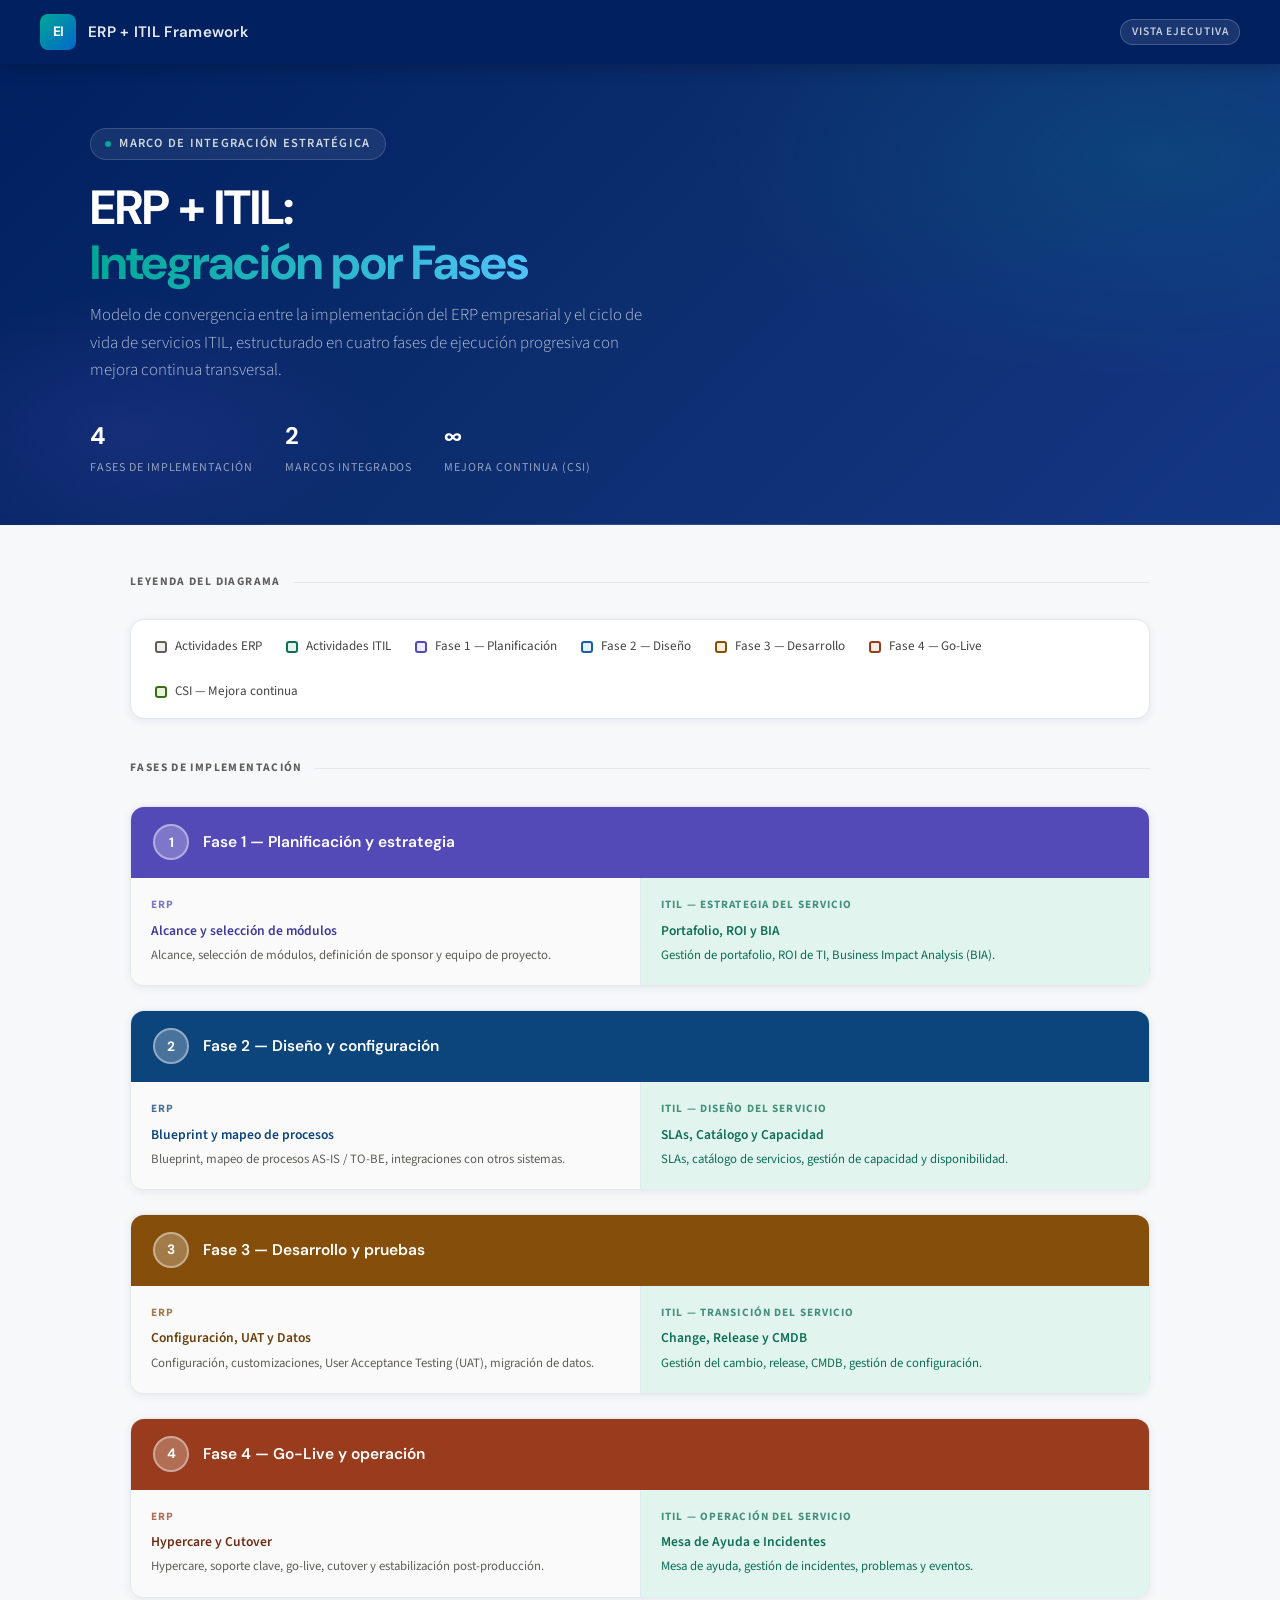
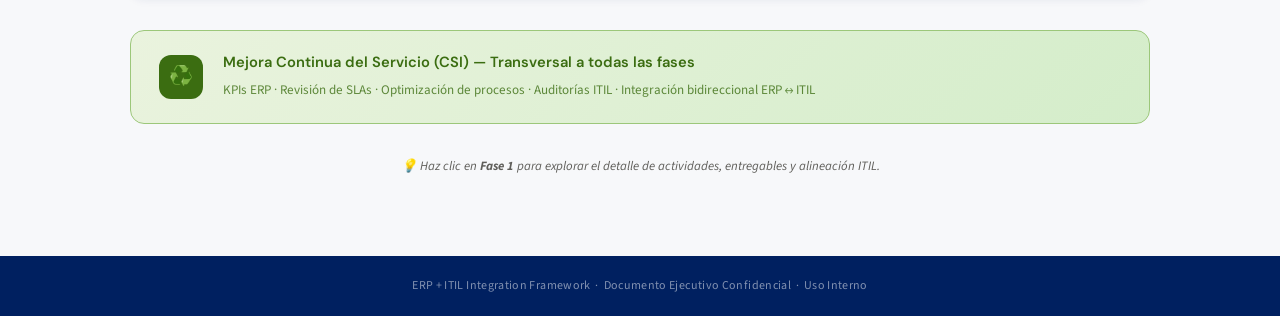
<file: index.html>
<!DOCTYPE html>
<html lang="es">
<head>
  <meta charset="UTF-8" />
  <meta name="viewport" content="width=device-width, initial-scale=1.0" />
  <title>ERP + ITIL — Integración por Fases</title>
  <link rel="stylesheet" href="styles.css" />
</head>
<body>

  <!-- ══════════════════════════════════
       TOP NAVIGATION BAR
  ══════════════════════════════════ -->
  <nav class="topbar" role="navigation" aria-label="Navegación principal">
    <a href="index.html" class="topbar-brand" aria-label="Inicio">
      <div class="topbar-logo">EI</div>
      <span class="topbar-name">ERP + ITIL Framework</span>
    </a>
    <span class="topbar-badge">Vista Ejecutiva</span>
  </nav>

  <!-- ══════════════════════════════════
       HERO HEADER
  ══════════════════════════════════ -->
  <header class="hero" role="banner">
    <div class="hero-inner">
      <div class="hero-eyebrow">
        <span class="hero-eyebrow-dot"></span>
        Marco de Integración Estratégica
      </div>
      <h1 class="hero-title">
        ERP + ITIL:<br>
        <span>Integración por Fases</span>
      </h1>
      <p class="hero-subtitle">
        Modelo de convergencia entre la implementación del ERP empresarial
        y el ciclo de vida de servicios ITIL, estructurado en cuatro fases
        de ejecución progresiva con mejora continua transversal.
      </p>
      <div class="hero-meta">
        <div class="hero-stat">
          <span class="hero-stat-value">4</span>
          <span class="hero-stat-label">Fases de implementación</span>
        </div>
        <div class="hero-stat">
          <span class="hero-stat-value">2</span>
          <span class="hero-stat-label">Marcos integrados</span>
        </div>
        <div class="hero-stat">
          <span class="hero-stat-value">∞</span>
          <span class="hero-stat-label">Mejora continua (CSI)</span>
        </div>
      </div>
    </div>
  </header>

  <!-- ══════════════════════════════════
       MAIN CONTENT
  ══════════════════════════════════ -->
  <main class="main-content" role="main">

    <!-- LEYENDA -->
    <div class="section-label">
      <span class="section-label-text">Leyenda del diagrama</span>
      <div class="section-label-line"></div>
    </div>

    <div class="legend-bar" role="list" aria-label="Leyenda de colores">
      <div class="legend-item" role="listitem">
        <div class="legend-dot" style="background:#F1EFE8; border:2px solid #5F5E5A;"></div>
        <span>Actividades ERP</span>
      </div>
      <div class="legend-item" role="listitem">
        <div class="legend-dot" style="background:#E1F5EE; border:2px solid #0F6E56;"></div>
        <span>Actividades ITIL</span>
      </div>
      <div class="legend-item" role="listitem">
        <div class="legend-dot" style="background:#EEEDFE; border:2px solid #534AB7;"></div>
        <span>Fase 1 — Planificación</span>
      </div>
      <div class="legend-item" role="listitem">
        <div class="legend-dot" style="background:#E6F1FB; border:2px solid #185FA5;"></div>
        <span>Fase 2 — Diseño</span>
      </div>
      <div class="legend-item" role="listitem">
        <div class="legend-dot" style="background:#FAEEDA; border:2px solid #854F0B;"></div>
        <span>Fase 3 — Desarrollo</span>
      </div>
      <div class="legend-item" role="listitem">
        <div class="legend-dot" style="background:#FAECE7; border:2px solid #993C1D;"></div>
        <span>Fase 4 — Go-Live</span>
      </div>
      <div class="legend-item" role="listitem">
        <div class="legend-dot" style="background:#EAF3DE; border:2px solid #3B6D11;"></div>
        <span>CSI — Mejora continua</span>
      </div>
    </div>

    <!-- FASES LABEL -->
    <div class="section-label">
      <span class="section-label-text">Fases de implementación</span>
      <div class="section-label-line"></div>
    </div>

    <!-- ── FASES GRID ── -->
    <div class="phases-grid" role="list" aria-label="Fases del proyecto">

      <!-- ═══════════════════════════════
           FASE 1 — PLANIFICACIÓN Y ESTRATEGIA
           (tarjeta interactiva → navega a fase1.html)
      ═══════════════════════════════ -->
      <a href="/fase1.html"
         class="phase-card clickable phase-purple"
         role="listitem"
         aria-label="Fase 1: Planificación y estrategia — Clic para ver detalle">
        <div class="phase-card-header">
          <div class="phase-number-badge" aria-hidden="true">1</div>
          <div class="phase-card-title">Fase 1 — Planificación y estrategia</div>
        </div>
        <div class="phase-card-body">
          <!-- Columna ERP -->
          <div class="phase-lane">
            <div class="phase-lane-label">ERP</div>
            <div class="phase-lane-title">Alcance y selección de módulos</div>
            <div class="phase-lane-desc">Alcance, selección de módulos, definición de sponsor y equipo de proyecto.</div>
          </div>
          <!-- Columna ITIL -->
          <div class="phase-lane">
            <div class="phase-lane-label">ITIL — Estrategia del servicio</div>
            <div class="phase-lane-title">Portafolio, ROI y BIA</div>
            <div class="phase-lane-desc">Gestión de portafolio, ROI de TI, Business Impact Analysis (BIA).</div>
          </div>
        </div>
      </a><!-- /Fase 1 -->

      <!-- ═══════════════════════════════
           FASE 2 — DISEÑO Y CONFIGURACIÓN
      ═══════════════════════════════ -->
      <div class="phase-card phase-blue" role="listitem">
        <div class="phase-card-header">
          <div class="phase-number-badge" aria-hidden="true">2</div>
          <div class="phase-card-title">Fase 2 — Diseño y configuración</div>
        </div>
        <div class="phase-card-body">
          <!-- Columna ERP -->
          <div class="phase-lane">
            <div class="phase-lane-label">ERP</div>
            <div class="phase-lane-title">Blueprint y mapeo de procesos</div>
            <div class="phase-lane-desc">Blueprint, mapeo de procesos AS-IS / TO-BE, integraciones con otros sistemas.</div>
          </div>
          <!-- Columna ITIL -->
          <div class="phase-lane">
            <div class="phase-lane-label">ITIL — Diseño del servicio</div>
            <div class="phase-lane-title">SLAs, Catálogo y Capacidad</div>
            <div class="phase-lane-desc">SLAs, catálogo de servicios, gestión de capacidad y disponibilidad.</div>
          </div>
        </div>
      </div><!-- /Fase 2 -->

      <!-- ═══════════════════════════════
           FASE 3 — DESARROLLO Y PRUEBAS
      ═══════════════════════════════ -->
      <div class="phase-card phase-amber" role="listitem">
        <div class="phase-card-header">
          <div class="phase-number-badge" aria-hidden="true">3</div>
          <div class="phase-card-title">Fase 3 — Desarrollo y pruebas</div>
        </div>
        <div class="phase-card-body">
          <!-- Columna ERP -->
          <div class="phase-lane">
            <div class="phase-lane-label">ERP</div>
            <div class="phase-lane-title">Configuración, UAT y Datos</div>
            <div class="phase-lane-desc">Configuración, customizaciones, User Acceptance Testing (UAT), migración de datos.</div>
          </div>
          <!-- Columna ITIL -->
          <div class="phase-lane">
            <div class="phase-lane-label">ITIL — Transición del servicio</div>
            <div class="phase-lane-title">Change, Release y CMDB</div>
            <div class="phase-lane-desc">Gestión del cambio, release, CMDB, gestión de configuración.</div>
          </div>
        </div>
      </div><!-- /Fase 3 -->

      <!-- ═══════════════════════════════
           FASE 4 — GO-LIVE Y OPERACIÓN
      ═══════════════════════════════ -->
      <div class="phase-card phase-coral" role="listitem">
        <div class="phase-card-header">
          <div class="phase-number-badge" aria-hidden="true">4</div>
          <div class="phase-card-title">Fase 4 — Go-Live y operación</div>
        </div>
        <div class="phase-card-body">
          <!-- Columna ERP -->
          <div class="phase-lane">
            <div class="phase-lane-label">ERP</div>
            <div class="phase-lane-title">Hypercare y Cutover</div>
            <div class="phase-lane-desc">Hypercare, soporte clave, go-live, cutover y estabilización post-producción.</div>
          </div>
          <!-- Columna ITIL -->
          <div class="phase-lane">
            <div class="phase-lane-label">ITIL — Operación del servicio</div>
            <div class="phase-lane-title">Mesa de Ayuda e Incidentes</div>
            <div class="phase-lane-desc">Mesa de ayuda, gestión de incidentes, problemas y eventos.</div>
          </div>
        </div>
      </div><!-- /Fase 4 -->

    </div><!-- /phases-grid -->

    <!-- ── CSI BANNER ── -->
    <div class="csi-banner" role="complementary" aria-label="Mejora continua del servicio">
      <div class="csi-icon" aria-hidden="true">♻️</div>
      <div class="csi-text">
        <strong>Mejora Continua del Servicio (CSI) — Transversal a todas las fases</strong>
        <span>KPIs ERP · Revisión de SLAs · Optimización de procesos · Auditorías ITIL · Integración bidireccional ERP ↔ ITIL</span>
      </div>
    </div>

    <!-- NOTA INTERACCIÓN -->
    <p style="margin-top:2rem; font-size:.8rem; color:var(--neutral); text-align:center; font-style:italic;">
      💡 Haz clic en <strong>Fase 1</strong> para explorar el detalle de actividades, entregables y alineación ITIL.
    </p>

  </main><!-- /main-content -->

  <!-- ══════════════════════════════════
       FOOTER
  ══════════════════════════════════ -->
  <footer class="page-footer" role="contentinfo">
    ERP + ITIL Integration Framework &nbsp;·&nbsp; Documento Ejecutivo Confidencial &nbsp;·&nbsp; Uso Interno
  </footer>

</body>
</html>
</file>
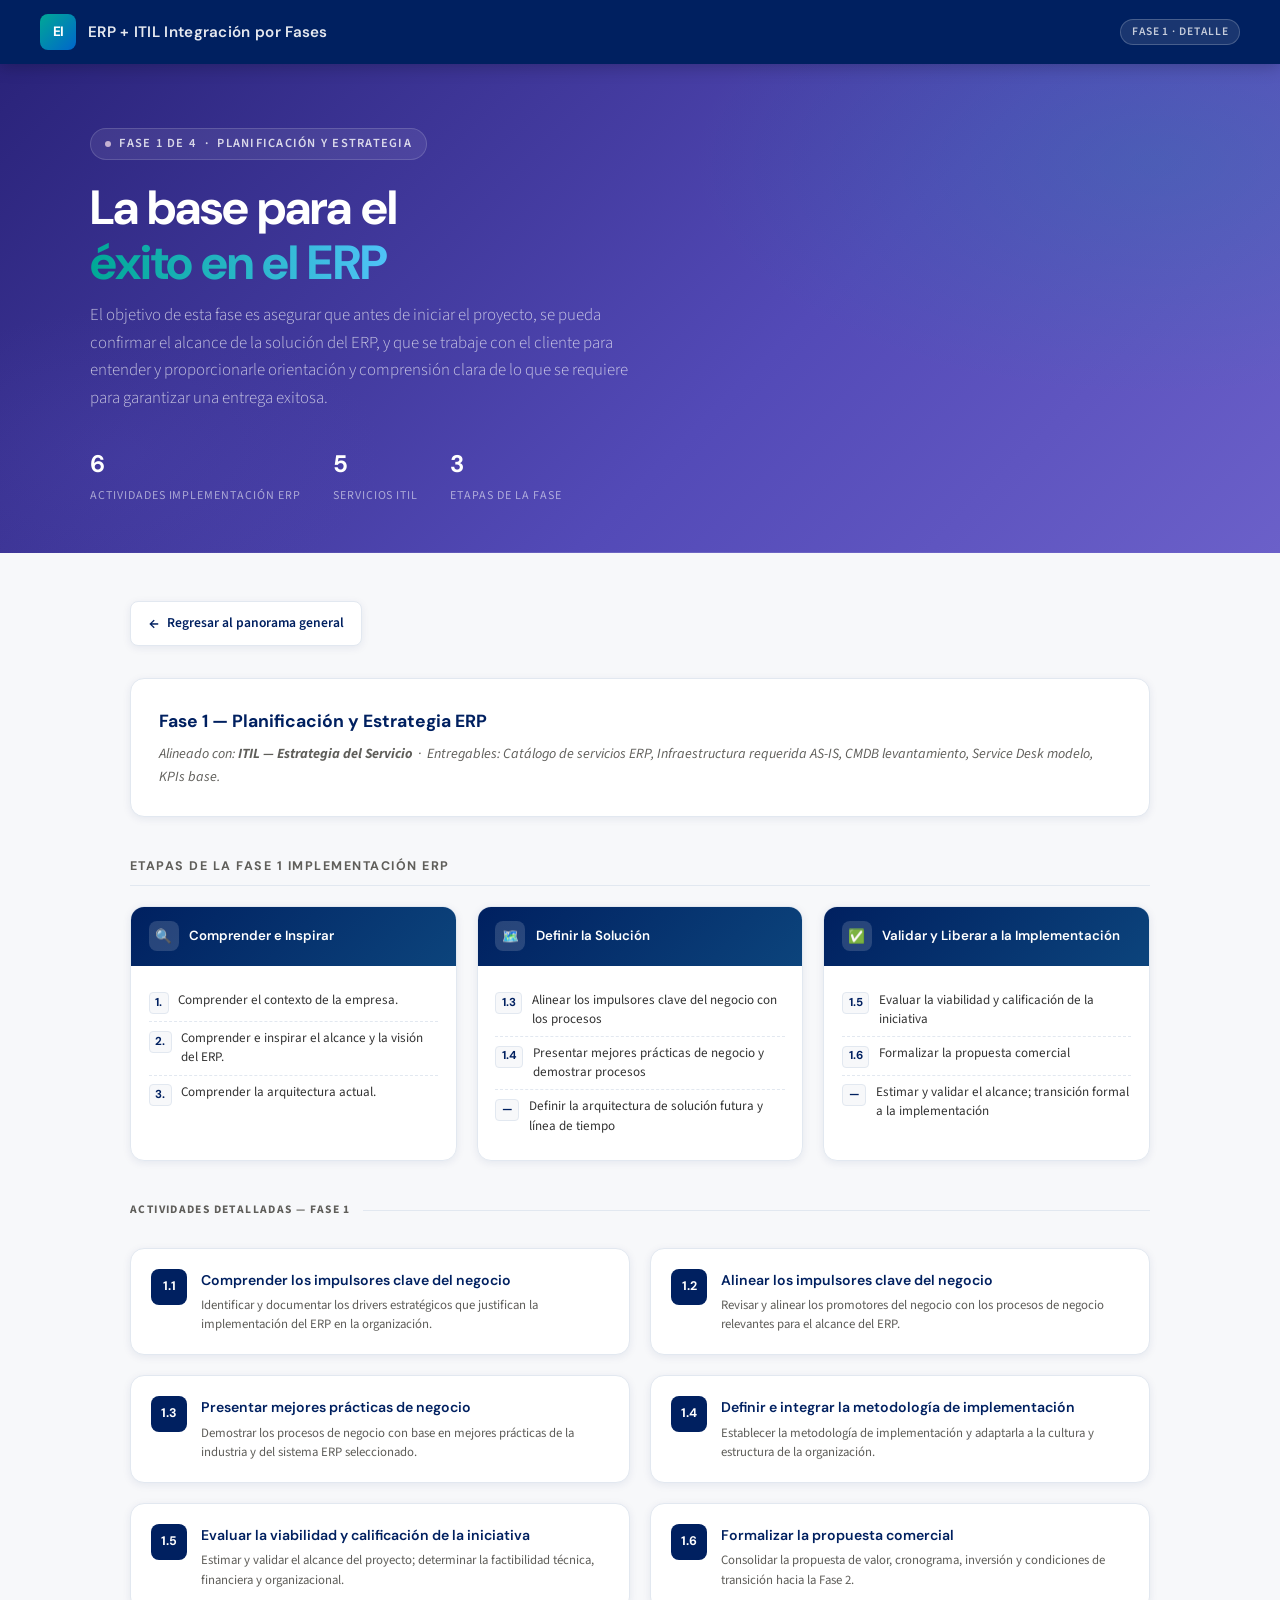
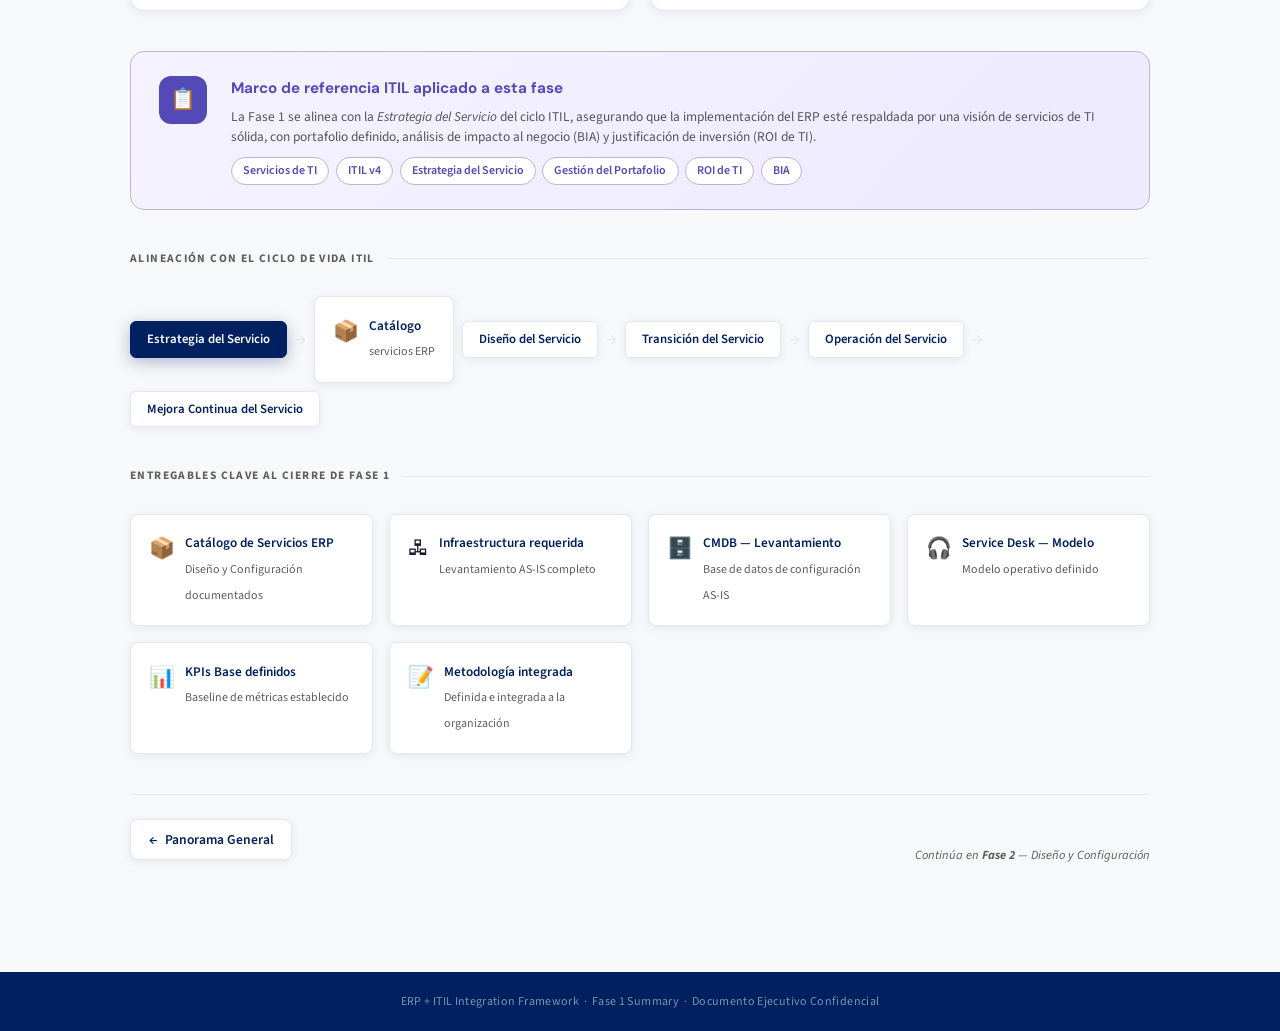
<file: fase1.html>
<!DOCTYPE html>
<html lang="es">
<head>
  <meta charset="UTF-8" />
  <meta name="viewport" content="width=device-width, initial-scale=1.0" />
  <title>Fase 1 — Planificación y Estrategia | ERP + ITIL</title>
  <link rel="stylesheet" href="styles.css" />
</head>
<body>

  <!-- ══════════════════════════════════
       TOP NAVIGATION BAR
  ══════════════════════════════════ -->
  <nav class="topbar" role="navigation" aria-label="Navegación principal">
    <a href="index.html" class="topbar-brand" aria-label="Volver a inicio">
      <div class="topbar-logo">EI</div>
      <span class="topbar-name">ERP + ITIL Integración por Fases</span>
    </a>
    <span class="topbar-badge">Fase 1 · Detalle</span>
  </nav>

  <!-- ══════════════════════════════════
       HERO HEADER — FASE 1
  ══════════════════════════════════ -->
  <header class="hero" role="banner" style="background: linear-gradient(135deg, #2A237A 0%, #534AB7 60%, #6B60C9 100%);">
    <div class="hero-inner">
      <div class="hero-eyebrow">
        <span class="hero-eyebrow-dot" style="background:#C5B2D2;"></span>
        Fase 1 de 4 &nbsp;·&nbsp; Planificación y Estrategia
      </div>
      <h1 class="hero-title">
        La base para el<br>
        <span>éxito en el ERP</span>
      </h1>
      <p class="hero-subtitle">
        El objetivo de esta fase es asegurar que antes de iniciar el proyecto,
        se pueda confirmar el alcance de la solución del ERP, y que se trabaje
        con el cliente para entender y proporcionarle orientación y comprensión 
        clara de lo que se requiere para garantizar una entrega exitosa.
      </p>
      <div class="hero-meta">
        <div class="hero-stat">
          <span class="hero-stat-value">6</span>
          <span class="hero-stat-label">Actividades implementación ERP</span>
        </div>
         <div class="hero-stat">
          <span class="hero-stat-value">5</span>
          <span class="hero-stat-label">Servicios ITIL</span>
        </div>
        <div class="hero-stat">
          <span class="hero-stat-value">3</span>
          <span class="hero-stat-label">Etapas de la fase</span>
        </div>
      </div>
    </div>
  </header>

  <!-- ══════════════════════════════════
       MAIN CONTENT
  ══════════════════════════════════ -->
  <main class="main-content" role="main">

    <!-- ── BOTÓN REGRESO ── -->
    <a href="index.html" class="back-btn" aria-label="Regresar a la página principal">
      <span class="back-btn-arrow" aria-hidden="true">←</span>
      Regresar al panorama general
    </a>

    <!-- ── BLOQUE INTRO ── -->
    <div class="f1-intro" role="region" aria-label="Descripción de la fase">
      <div class="f1-intro-title">Fase 1 — Planificación y Estrategia ERP</div>
      <div class="f1-intro-subtitle">
        Alineado con: <strong>ITIL — Estrategia del Servicio</strong> &nbsp;·&nbsp;
        Entregables: Catálogo de servicios ERP, Infraestructura requerida AS-IS, CMDB levantamiento, Service Desk modelo, KPIs base.
      </div>
    </div>

    <!-- ── ETAPAS DE LA FASE ── -->
    <div class="activities-section" role="region" aria-label="Etapas de la fase 1">
      <h2 class="activities-title">Etapas de la Fase 1 Implementación ERP</h2>
      <div class="activities-phases">

        <!-- Etapa A: Comprender e Inspirar -->
        <div class="activity-block" role="article">
          <div class="activity-block-header">
            <div class="activity-block-icon" aria-hidden="true">🔍</div>
            <div class="activity-block-title">Comprender e Inspirar</div>
          </div>
          <div class="activity-block-body">
            <div class="activity-item">
              <span class="activity-item-num" aria-label="Actividad 1.">1.</span>
              <span>Comprender el contexto de la empresa.</span>
            </div>
            <div class="activity-item">
              <span class="activity-item-num" aria-label="Actividad 2.">2.</span>
              <span>Comprender e inspirar el alcance y la visión del ERP.</span>
            </div>
            <div class="activity-item">
              <span class="activity-item-num" arial-label="Actividad 3.">3.</span>
              <span>Comprender la arquitectura actual.</span>
            </div>
          </div>
        </div><!-- /Etapa A -->

        <!-- Etapa B: Definir la Solución -->
        <div class="activity-block" role="article">
          <div class="activity-block-header">
            <div class="activity-block-icon" aria-hidden="true">🗺️</div>
            <div class="activity-block-title">Definir la Solución</div>
          </div>
          <div class="activity-block-body">
            <div class="activity-item">
              <span class="activity-item-num" aria-label="Actividad 1.3">1.3</span>
              <span>Alinear los impulsores clave del negocio con los procesos</span>
            </div>
            <div class="activity-item">
              <span class="activity-item-num" aria-label="Actividad 1.4">1.4</span>
              <span>Presentar mejores prácticas de negocio y demostrar procesos</span>
            </div>
            <div class="activity-item">
              <span class="activity-item-num">—</span>
              <span>Definir la arquitectura de solución futura y línea de tiempo</span>
            </div>
          </div>
        </div><!-- /Etapa B -->

        <!-- Etapa C: Validar y Pasar a la Implementación -->
        <div class="activity-block" role="article">
          <div class="activity-block-header">
            <div class="activity-block-icon" aria-hidden="true">✅</div>
            <div class="activity-block-title">Validar y Liberar a la Implementación</div>
          </div>
          <div class="activity-block-body">
            <div class="activity-item">
              <span class="activity-item-num" aria-label="Actividad 1.5">1.5</span>
              <span>Evaluar la viabilidad y calificación de la iniciativa</span>
            </div>
            <div class="activity-item">
              <span class="activity-item-num" aria-label="Actividad 1.6">1.6</span>
              <span>Formalizar la propuesta comercial</span>
            </div>
            <div class="activity-item">
              <span class="activity-item-num">—</span>
              <span>Estimar y validar el alcance; transición formal a la implementación</span>
            </div>
          </div>
        </div><!-- /Etapa C -->
      </div><!-- /activities-phases -->
    </div><!-- /activities-section -->


    <!-- ── ACTIVIDADES DETALLADAS ── -->
    <div class="section-label">
      <span class="section-label-text">Actividades detalladas — Fase 1</span>
      <div class="section-label-line"></div>
    </div>

    <div style="display:grid; grid-template-columns:1fr 1fr; gap:1.25rem; margin-bottom:2.5rem;"
         role="list" aria-label="Actividades numeradas de la fase 1">

      <!-- 1.1 -->
      <div style="background:white; border:1px solid var(--border); border-radius:var(--radius-md); padding:1.25rem; box-shadow:var(--shadow-sm); display:flex; gap:.85rem; align-items:flex-start;" role="listitem">
        <div style="min-width:36px; height:36px; border-radius:8px; background:var(--navy); display:flex; align-items:center; justify-content:center; font-family:'DM Sans',sans-serif; font-weight:700; font-size:.78rem; color:white; flex-shrink:0;">1.1</div>
        <div>
          <div style="font-family:'DM Sans',sans-serif; font-weight:600; font-size:.88rem; color:var(--navy); margin-bottom:.3rem;">Comprender los impulsores clave del negocio</div>
          <div style="font-size:.8rem; color:var(--neutral); line-height:1.5;">Identificar y documentar los drivers estratégicos que justifican la implementación del ERP en la organización.</div>
        </div>
      </div>

      <!-- 1.2 -->
      <div style="background:white; border:1px solid var(--border); border-radius:var(--radius-md); padding:1.25rem; box-shadow:var(--shadow-sm); display:flex; gap:.85rem; align-items:flex-start;" role="listitem">
        <div style="min-width:36px; height:36px; border-radius:8px; background:var(--navy); display:flex; align-items:center; justify-content:center; font-family:'DM Sans',sans-serif; font-weight:700; font-size:.78rem; color:white; flex-shrink:0;">1.2</div>
        <div>
          <div style="font-family:'DM Sans',sans-serif; font-weight:600; font-size:.88rem; color:var(--navy); margin-bottom:.3rem;">Alinear los impulsores clave del negocio</div>
          <div style="font-size:.8rem; color:var(--neutral); line-height:1.5;">Revisar y alinear los promotores del negocio con los procesos de negocio relevantes para el alcance del ERP.</div>
        </div>
      </div>

      <!-- 1.3 -->
      <div style="background:white; border:1px solid var(--border); border-radius:var(--radius-md); padding:1.25rem; box-shadow:var(--shadow-sm); display:flex; gap:.85rem; align-items:flex-start;" role="listitem">
        <div style="min-width:36px; height:36px; border-radius:8px; background:var(--navy); display:flex; align-items:center; justify-content:center; font-family:'DM Sans',sans-serif; font-weight:700; font-size:.78rem; color:white; flex-shrink:0;">1.3</div>
        <div>
          <div style="font-family:'DM Sans',sans-serif; font-weight:600; font-size:.88rem; color:var(--navy); margin-bottom:.3rem;">Presentar mejores prácticas de negocio</div>
          <div style="font-size:.8rem; color:var(--neutral); line-height:1.5;">Demostrar los procesos de negocio con base en mejores prácticas de la industria y del sistema ERP seleccionado.</div>
        </div>
      </div>

      <!-- 1.4 -->
      <div style="background:white; border:1px solid var(--border); border-radius:var(--radius-md); padding:1.25rem; box-shadow:var(--shadow-sm); display:flex; gap:.85rem; align-items:flex-start;" role="listitem">
        <div style="min-width:36px; height:36px; border-radius:8px; background:var(--navy); display:flex; align-items:center; justify-content:center; font-family:'DM Sans',sans-serif; font-weight:700; font-size:.78rem; color:white; flex-shrink:0;">1.4</div>
        <div>
          <div style="font-family:'DM Sans',sans-serif; font-weight:600; font-size:.88rem; color:var(--navy); margin-bottom:.3rem;">Definir e integrar la metodología de implementación</div>
          <div style="font-size:.8rem; color:var(--neutral); line-height:1.5;">Establecer la metodología de implementación y adaptarla a la cultura y estructura de la organización.</div>
        </div>
      </div>

      <!-- 1.5 -->
      <div style="background:white; border:1px solid var(--border); border-radius:var(--radius-md); padding:1.25rem; box-shadow:var(--shadow-sm); display:flex; gap:.85rem; align-items:flex-start;" role="listitem">
        <div style="min-width:36px; height:36px; border-radius:8px; background:var(--navy); display:flex; align-items:center; justify-content:center; font-family:'DM Sans',sans-serif; font-weight:700; font-size:.78rem; color:white; flex-shrink:0;">1.5</div>
        <div>
          <div style="font-family:'DM Sans',sans-serif; font-weight:600; font-size:.88rem; color:var(--navy); margin-bottom:.3rem;">Evaluar la viabilidad y calificación de la iniciativa</div>
          <div style="font-size:.8rem; color:var(--neutral); line-height:1.5;">Estimar y validar el alcance del proyecto; determinar la factibilidad técnica, financiera y organizacional.</div>
        </div>
      </div>

      <!-- 1.6 -->
      <div style="background:white; border:1px solid var(--border); border-radius:var(--radius-md); padding:1.25rem; box-shadow:var(--shadow-sm); display:flex; gap:.85rem; align-items:flex-start;" role="listitem">
        <div style="min-width:36px; height:36px; border-radius:8px; background:var(--navy); display:flex; align-items:center; justify-content:center; font-family:'DM Sans',sans-serif; font-weight:700; font-size:.78rem; color:white; flex-shrink:0;">1.6</div>
        <div>
          <div style="font-family:'DM Sans',sans-serif; font-weight:600; font-size:.88rem; color:var(--navy); margin-bottom:.3rem;">Formalizar la propuesta comercial</div>
          <div style="font-size:.8rem; color:var(--neutral); line-height:1.5;">Consolidar la propuesta de valor, cronograma, inversión y condiciones de transición hacia la Fase 2.</div>
        </div>
      </div>

    </div><!-- /actividades detalladas -->


    <!-- ── CAJA ITIL REFERENCIA ── -->
    <div class="itil-box" role="complementary" aria-label="Referencia ITIL">
      <div class="itil-box-icon" aria-hidden="true">📋</div>
      <div class="itil-box-content">
        <strong>Marco de referencia ITIL aplicado a esta fase</strong>
        <p style="font-size:.84rem; color:#555; line-height:1.5;">
          La Fase 1 se alinea con la <em>Estrategia del Servicio</em> del ciclo ITIL,
          asegurando que la implementación del ERP esté respaldada por una visión
          de servicios de TI sólida, con portafolio definido, análisis de impacto
          al negocio (BIA) y justificación de inversión (ROI de TI).
        </p>
        <div class="itil-box-stages" aria-label="Etapas ITIL de esta fase">
          <span class="itil-chip">Servicios de TI</span>
          <span class="itil-chip">ITIL v4</span>
          <span class="itil-chip">Estrategia del Servicio</span>
          <span class="itil-chip">Gestión del Portafolio</span>
          <span class="itil-chip">ROI de TI</span>
          <span class="itil-chip">BIA</span>
        </div>
      </div>
    </div>

    <!-- ── CICLO DE VIDA ITIL ── -->
    <div class="section-label">
      <span class="section-label-text">Alineación con el ciclo de vida ITIL</span>
      <div class="section-label-line"></div>
    </div>

    <div class="lifecycle-flow" role="list" aria-label="Etapas del ciclo ITIL">
      <div class="lifecycle-stage active" role="listitem" aria-current="step">Estrategia del Servicio</div>
      <span class="lifecycle-arrow" aria-hidden="true">→</span>
      <div class="deliverable-card" role="listitem">
        <div class="deliverable-icon" aria-hidden="true">📦</div>
        <div class="deliverable-info">
          <strong>Catálogo</strong>
          <span>servicios ERP</span>
        </div>
      </div>
      <div class="lifecycle-stage" role="listitem">Diseño del Servicio</div>
      <span class="lifecycle-arrow" aria-hidden="true">→</span>
      <div class="lifecycle-stage" role="listitem">Transición del Servicio</div>
      <span class="lifecycle-arrow" aria-hidden="true">→</span>
      <div class="lifecycle-stage" role="listitem">Operación del Servicio</div>
      <span class="lifecycle-arrow" aria-hidden="true">→</span>
      <div class="lifecycle-stage" role="listitem">Mejora Continua del Servicio</div>
    </div>

    <!-- ── ENTREGABLES CLAVE ── -->
    <div class="section-label">
      <span class="section-label-text">Entregables clave al cierre de Fase 1</span>
      <div class="section-label-line"></div>
    </div>

    <div class="deliverables-grid" role="list" aria-label="Entregables de la fase 1">

      <div class="deliverable-card" role="listitem">
        <div class="deliverable-icon" aria-hidden="true">📦</div>
        <div class="deliverable-info">
          <strong>Catálogo de Servicios ERP</strong>
          <span>Diseño y Configuración documentados</span>
        </div>
      </div>

      <div class="deliverable-card" role="listitem">
        <div class="deliverable-icon" aria-hidden="true">🖧</div>
        <div class="deliverable-info">
          <strong>Infraestructura requerida</strong>
          <span>Levantamiento AS-IS completo</span>
        </div>
      </div>

      <div class="deliverable-card" role="listitem">
        <div class="deliverable-icon" aria-hidden="true">🗄️</div>
        <div class="deliverable-info">
          <strong>CMDB — Levantamiento</strong>
          <span>Base de datos de configuración AS-IS</span>
        </div>
      </div>

      <div class="deliverable-card" role="listitem">
        <div class="deliverable-icon" aria-hidden="true">🎧</div>
        <div class="deliverable-info">
          <strong>Service Desk — Modelo</strong>
          <span>Modelo operativo definido</span>
        </div>
      </div>

      <div class="deliverable-card" role="listitem">
        <div class="deliverable-icon" aria-hidden="true">📊</div>
        <div class="deliverable-info">
          <strong>KPIs Base definidos</strong>
          <span>Baseline de métricas establecido</span>
        </div>
      </div>

      <div class="deliverable-card" role="listitem">
        <div class="deliverable-icon" aria-hidden="true">📝</div>
        <div class="deliverable-info">
          <strong>Metodología integrada</strong>
          <span>Definida e integrada a la organización</span>
        </div>
      </div>

    </div><!-- /deliverables-grid -->


    <!-- ── NAVEGACIÓN FASES ── -->
    <div style="display:flex; justify-content:space-between; align-items:center; padding-top:1.5rem; border-top:1px solid var(--border);">
      <a href="index.html" class="back-btn" aria-label="Volver al panorama general">
        <span aria-hidden="true">←</span> Panorama General
      </a>
      <p style="font-size:.78rem; color:var(--neutral); font-style:italic;">
        Continúa en <strong>Fase 2</strong> — Diseño y Configuración
      </p>
    </div>

  </main><!-- /main-content -->

  <!-- ══════════════════════════════════
       FOOTER
  ══════════════════════════════════ -->
  <footer class="page-footer" role="contentinfo">
    ERP + ITIL Integration Framework &nbsp;·&nbsp; Fase 1 Summary &nbsp;·&nbsp; Documento Ejecutivo Confidencial
  </footer>

</body>
</html>
</file>
<file: styles.css>
/* =========================================================
   styles.css — ERP + ITIL Executive Dashboard
   Paleta: Azul marino #002060, Blanco, Gris claro, Acentos turquesa/eléctrico
   Tipografía: DM Sans (display) + Source Sans 3 (cuerpo)
   ========================================================= */

@import url('https://fonts.googleapis.com/css2?family=DM+Sans:ital,opsz,wght@0,9..40,300;0,9..40,400;0,9..40,500;0,9..40,600;0,9..40,700;1,9..40,400&family=Source+Sans+3:wght@300;400;600;700&display=swap');

/* ── RESET & BASE ── */
*, *::before, *::after { box-sizing: border-box; margin: 0; padding: 0; }

:root {
  --navy:       #002060;
  --navy-mid:   #0C447C;
  --navy-light: #185FA5;
  --electric:   #0066CC;
  --turquoise:  #00A896;
  --teal-dark:  #0F6E56;
  --teal-light: #E1F5EE;
  --purple:     #534AB7;
  --purple-bg:  #EEEDFE;
  --amber:      #854F0B;
  --amber-bg:   #FAEEDA;
  --coral:      #993C1D;
  --coral-bg:   #FAECE7;
  --sage:       #3B6D11;
  --sage-bg:    #EAF3DE;
  --neutral:    #5F5E5A;
  --neutral-bg: #F1EFE8;
  --white:      #FFFFFF;
  --off-white:  #F7F8FA;
  --border:     #E2E8F0;
  --shadow-sm:  0 2px 8px rgba(0,32,96,.08);
  --shadow-md:  0 6px 24px rgba(0,32,96,.12);
  --shadow-lg:  0 12px 40px rgba(0,32,96,.18);
  --radius-sm:  8px;
  --radius-md:  14px;
  --radius-lg:  20px;
  --transition: all .25s cubic-bezier(.4,0,.2,1);
}

html { scroll-behavior: smooth; }

body {
  font-family: 'Source Sans 3', sans-serif;
  background: var(--off-white);
  color: #1a1a2e;
  min-height: 100vh;
  line-height: 1.6;
  -webkit-font-smoothing: antialiased;
}

/* ── TOP NAV BAR ── */
.topbar {
  background: var(--navy);
  padding: 0 2.5rem;
  height: 64px;
  display: flex;
  align-items: center;
  justify-content: space-between;
  position: sticky;
  top: 0;
  z-index: 100;
  box-shadow: 0 2px 16px rgba(0,0,0,.25);
}

.topbar-brand {
  display: flex;
  align-items: center;
  gap: .75rem;
  text-decoration: none;
}

.topbar-logo {
  width: 36px;
  height: 36px;
  border-radius: 8px;
  background: linear-gradient(135deg, var(--turquoise), var(--electric));
  display: flex;
  align-items: center;
  justify-content: center;
  font-family: 'DM Sans', sans-serif;
  font-weight: 700;
  font-size: .85rem;
  color: white;
  letter-spacing: -.5px;
}

.topbar-name {
  font-family: 'DM Sans', sans-serif;
  font-weight: 600;
  font-size: .95rem;
  color: rgba(255,255,255,.9);
  letter-spacing: .02em;
}

.topbar-badge {
  background: rgba(255,255,255,.1);
  border: 1px solid rgba(255,255,255,.2);
  color: rgba(255,255,255,.75);
  font-size: .72rem;
  font-weight: 600;
  letter-spacing: .08em;
  text-transform: uppercase;
  padding: .2rem .65rem;
  border-radius: 20px;
}

/* ── HERO HEADER ── */
.hero {
  background: linear-gradient(135deg, var(--navy) 0%, #0C2D6E 50%, #143785 100%);
  color: white;
  padding: 4rem 2.5rem 3rem;
  position: relative;
  overflow: hidden;
}

.hero::before {
  content: '';
  position: absolute;
  inset: 0;
  background:
    radial-gradient(ellipse 60% 80% at 90% 20%, rgba(0,168,150,.15) 0%, transparent 60%),
    radial-gradient(ellipse 40% 60% at 10% 80%, rgba(83,74,183,.2) 0%, transparent 50%);
}

.hero::after {
  content: '';
  position: absolute;
  bottom: 0;
  left: 0;
  right: 0;
  height: 1px;
  background: linear-gradient(90deg, transparent, rgba(255,255,255,.15), transparent);
}

.hero-inner {
  position: relative;
  max-width: 1100px;
  margin: 0 auto;
}

.hero-eyebrow {
  display: inline-flex;
  align-items: center;
  gap: .5rem;
  background: rgba(255,255,255,.08);
  border: 1px solid rgba(255,255,255,.15);
  border-radius: 20px;
  padding: .3rem .9rem;
  font-size: .78rem;
  font-weight: 600;
  letter-spacing: .1em;
  text-transform: uppercase;
  color: rgba(255,255,255,.8);
  margin-bottom: 1.25rem;
}

.hero-eyebrow-dot {
  width: 6px; height: 6px;
  border-radius: 50%;
  background: var(--turquoise);
  animation: pulse-dot 2s ease-in-out infinite;
}

@keyframes pulse-dot {
  0%, 100% { opacity: 1; transform: scale(1); }
  50% { opacity: .6; transform: scale(.8); }
}

.hero-title {
  font-family: 'DM Sans', sans-serif;
  font-size: clamp(1.8rem, 4vw, 3rem);
  font-weight: 700;
  line-height: 1.15;
  margin-bottom: .75rem;
  letter-spacing: -.02em;
}

.hero-title span {
  background: linear-gradient(90deg, var(--turquoise), #4FC3F7);
  -webkit-background-clip: text;
  -webkit-text-fill-color: transparent;
  background-clip: text;
}

.hero-subtitle {
  font-size: 1.05rem;
  color: rgba(255,255,255,.7);
  max-width: 560px;
  font-weight: 300;
  line-height: 1.65;
}

.hero-meta {
  display: flex;
  gap: 2rem;
  margin-top: 2rem;
  flex-wrap: wrap;
}

.hero-stat {
  display: flex;
  flex-direction: column;
  gap: .15rem;
}

.hero-stat-value {
  font-family: 'DM Sans', sans-serif;
  font-size: 1.5rem;
  font-weight: 700;
  color: white;
}

.hero-stat-label {
  font-size: .75rem;
  color: rgba(255,255,255,.55);
  text-transform: uppercase;
  letter-spacing: .08em;
}

/* ── MAIN CONTENT ── */
.main-content {
  max-width: 1100px;
  margin: 0 auto;
  padding: 3rem 2.5rem 5rem;
}

/* ── SECTION LABELS ── */
.section-label {
  display: flex;
  align-items: center;
  gap: .75rem;
  margin-bottom: 1.75rem;
}

.section-label-line {
  flex: 1;
  height: 1px;
  background: var(--border);
}

.section-label-text {
  font-size: .72rem;
  font-weight: 700;
  letter-spacing: .12em;
  text-transform: uppercase;
  color: var(--neutral);
  white-space: nowrap;
}

/* ── LEGEND BAR ── */
.legend-bar {
  display: flex;
  gap: 1.5rem;
  flex-wrap: wrap;
  align-items: center;
  background: white;
  border: 1px solid var(--border);
  border-radius: var(--radius-md);
  padding: 1rem 1.5rem;
  margin-bottom: 2.5rem;
  box-shadow: var(--shadow-sm);
}

.legend-item {
  display: flex;
  align-items: center;
  gap: .5rem;
  font-size: .82rem;
  color: #444;
}

.legend-dot {
  width: 12px; height: 12px;
  border-radius: 3px;
  flex-shrink: 0;
}

/* ── PHASE CARDS (index.html) ── */
.phases-grid {
  display: flex;
  flex-direction: column;
  gap: 1.5rem;
}

.phase-row {
  display: grid;
  grid-template-columns: 1fr 48px 1fr;
  gap: 0;
  align-items: stretch;
}

.phase-connector {
  display: flex;
  align-items: center;
  justify-content: center;
}

.phase-connector-line {
  width: 2px;
  height: 100%;
  background: linear-gradient(180deg, transparent, var(--border), transparent);
}

.phase-connector-h {
  width: 100%;
  height: 2px;
  background: linear-gradient(90deg, transparent, var(--border), transparent);
}

/* ── PHASE CARD ── */
.phase-card {
  background: white;
  border-radius: var(--radius-md);
  border: 1px solid var(--border);
  box-shadow: var(--shadow-sm);
  overflow: hidden;
  transition: var(--transition);
  position: relative;
  cursor: default;
}

.phase-card.clickable {
  cursor: pointer;
  text-decoration: none;
  display: block;
  color: inherit;
}

.phase-card.clickable:hover {
  box-shadow: var(--shadow-lg);
  transform: translateY(-4px) scale(1.01);
  border-color: transparent;
}

.phase-card.clickable:hover .phase-card-header {
  filter: brightness(1.08);
}

.phase-card.clickable::after {
  content: '→ Ver detalle';
  position: absolute;
  bottom: 1rem;
  right: 1.25rem;
  font-size: .75rem;
  font-weight: 600;
  letter-spacing: .05em;
  opacity: 0;
  transition: var(--transition);
  color: inherit;
}

.phase-card.clickable:hover::after { opacity: .7; }

.phase-card-header {
  padding: 1.1rem 1.4rem;
  display: flex;
  align-items: center;
  gap: .85rem;
  transition: var(--transition);
}

.phase-number-badge {
  width: 36px; height: 36px;
  border-radius: 50%;
  background: rgba(255,255,255,.25);
  border: 2px solid rgba(255,255,255,.4);
  display: flex;
  align-items: center;
  justify-content: center;
  font-family: 'DM Sans', sans-serif;
  font-weight: 700;
  font-size: .85rem;
  color: white;
  flex-shrink: 0;
}

.phase-card-title {
  font-family: 'DM Sans', sans-serif;
  font-weight: 600;
  font-size: .97rem;
  color: white;
  line-height: 1.3;
}

.phase-card-body {
  display: grid;
  grid-template-columns: 1fr 1fr;
  gap: 0;
}

.phase-lane {
  padding: 1.1rem 1.25rem 1.25rem;
  border-top: none;
}

.phase-lane + .phase-lane {
  border-left: 1px solid var(--border);
}

.phase-lane-label {
  font-size: .7rem;
  font-weight: 700;
  letter-spacing: .1em;
  text-transform: uppercase;
  margin-bottom: .5rem;
  opacity: .75;
}

.phase-lane-title {
  font-size: .85rem;
  font-weight: 600;
  margin-bottom: .4rem;
  line-height: 1.3;
}

.phase-lane-desc {
  font-size: .8rem;
  color: var(--neutral);
  line-height: 1.5;
}

/* Phase color themes */
.phase-purple .phase-card-header { background: #534AB7; }
.phase-purple .phase-lane:first-child { background: #FAFAFA; }
.phase-purple .phase-lane:last-child { background: var(--teal-light); }
.phase-purple .phase-lane:first-child .phase-lane-label { color: var(--purple); }
.phase-purple .phase-lane:last-child .phase-lane-label { color: var(--teal-dark); }
.phase-purple .phase-lane:first-child .phase-lane-title { color: #3D3A9C; }
.phase-purple .phase-lane:last-child .phase-lane-title { color: var(--teal-dark); }
.phase-purple .phase-lane:last-child .phase-lane-desc { color: var(--teal-dark); }

.phase-blue .phase-card-header { background: var(--navy-mid); }
.phase-blue .phase-lane:first-child { background: #FAFAFA; }
.phase-blue .phase-lane:last-child { background: var(--teal-light); }
.phase-blue .phase-lane:first-child .phase-lane-label { color: var(--navy-mid); }
.phase-blue .phase-lane:last-child .phase-lane-label { color: var(--teal-dark); }
.phase-blue .phase-lane:first-child .phase-lane-title { color: var(--navy-mid); }
.phase-blue .phase-lane:last-child .phase-lane-title { color: var(--teal-dark); }
.phase-blue .phase-lane:last-child .phase-lane-desc { color: var(--teal-dark); }

.phase-amber .phase-card-header { background: var(--amber); }
.phase-amber .phase-lane:first-child { background: #FAFAFA; }
.phase-amber .phase-lane:last-child { background: var(--teal-light); }
.phase-amber .phase-lane:first-child .phase-lane-label { color: var(--amber); }
.phase-amber .phase-lane:last-child .phase-lane-label { color: var(--teal-dark); }
.phase-amber .phase-lane:first-child .phase-lane-title { color: #6B3E07; }
.phase-amber .phase-lane:last-child .phase-lane-title { color: var(--teal-dark); }
.phase-amber .phase-lane:last-child .phase-lane-desc { color: var(--teal-dark); }

.phase-coral .phase-card-header { background: var(--coral); }
.phase-coral .phase-lane:first-child { background: #FAFAFA; }
.phase-coral .phase-lane:last-child { background: var(--teal-light); }
.phase-coral .phase-lane:first-child .phase-lane-label { color: var(--coral); }
.phase-coral .phase-lane:last-child .phase-lane-label { color: var(--teal-dark); }
.phase-coral .phase-lane:first-child .phase-lane-title { color: #712B13; }
.phase-coral .phase-lane:last-child .phase-lane-title { color: var(--teal-dark); }
.phase-coral .phase-lane:last-child .phase-lane-desc { color: var(--teal-dark); }

/* ── CSI BANNER (bottom of index) ── */
.csi-banner {
  background: linear-gradient(135deg, var(--sage-bg), #D4EDCA);
  border: 1px solid #9CC77A;
  border-radius: var(--radius-md);
  padding: 1.25rem 1.75rem;
  margin-top: 2rem;
  display: flex;
  align-items: center;
  gap: 1.25rem;
}

.csi-icon {
  width: 44px; height: 44px;
  border-radius: 12px;
  background: var(--sage);
  display: flex;
  align-items: center;
  justify-content: center;
  font-size: 1.2rem;
  flex-shrink: 0;
}

.csi-text strong {
  display: block;
  font-family: 'DM Sans', sans-serif;
  font-weight: 600;
  font-size: .92rem;
  color: var(--sage);
  margin-bottom: .2rem;
}

.csi-text span {
  font-size: .82rem;
  color: #3B6D11CC;
}

/* ── BACK BUTTON ── */
.back-btn {
  display: inline-flex;
  align-items: center;
  gap: .5rem;
  background: white;
  border: 1.5px solid var(--border);
  border-radius: var(--radius-sm);
  padding: .55rem 1.1rem;
  font-size: .85rem;
  font-weight: 600;
  color: var(--navy);
  text-decoration: none;
  transition: var(--transition);
  box-shadow: var(--shadow-sm);
  margin-bottom: 2rem;
}

.back-btn:hover {
  background: var(--navy);
  color: white;
  border-color: var(--navy);
  box-shadow: var(--shadow-md);
  transform: translateX(-2px);
}

.back-btn-arrow { font-size: 1rem; }

/* ── FASE 1 DETAIL PAGE ── */
.f1-intro {
  background: white;
  border: 1px solid var(--border);
  border-radius: var(--radius-md);
  padding: 1.75rem;
  margin-bottom: 2.5rem;
  box-shadow: var(--shadow-sm);
}

.f1-intro-title {
  font-family: 'DM Sans', sans-serif;
  font-size: 1.1rem;
  font-weight: 700;
  color: var(--navy);
  margin-bottom: .5rem;
}

.f1-intro-subtitle {
  font-size: .88rem;
  color: var(--neutral);
  font-style: italic;
}

/* ITIL lifecycle flow */
.lifecycle-flow {
  display: flex;
  gap: .5rem;
  align-items: center;
  flex-wrap: wrap;
  margin-bottom: 2.5rem;
}

.lifecycle-stage {
  background: white;
  border: 1px solid var(--border);
  border-radius: 6px;
  padding: .45rem 1rem;
  font-size: .8rem;
  font-weight: 600;
  color: var(--navy);
  position: relative;
  white-space: nowrap;
  box-shadow: var(--shadow-sm);
  transition: var(--transition);
}

.lifecycle-stage.active {
  background: var(--navy);
  color: white;
  border-color: var(--navy);
  box-shadow: 0 4px 16px rgba(0,32,96,.3);
}

.lifecycle-arrow {
  color: var(--border);
  font-size: 1.1rem;
}

/* Activities grid */
.activities-section {
  margin-bottom: 2.5rem;
}

.activities-title {
  font-family: 'DM Sans', sans-serif;
  font-size: .78rem;
  font-weight: 700;
  letter-spacing: .12em;
  text-transform: uppercase;
  color: var(--neutral);
  margin-bottom: 1.25rem;
  padding-bottom: .5rem;
  border-bottom: 1px solid var(--border);
}

.activities-phases {
  display: grid;
  grid-template-columns: repeat(3, 1fr);
  gap: 1.25rem;
}

.activity-block {
  background: white;
  border: 1px solid var(--border);
  border-radius: var(--radius-md);
  overflow: hidden;
  box-shadow: var(--shadow-sm);
  transition: var(--transition);
}

.activity-block:hover {
  box-shadow: var(--shadow-md);
  transform: translateY(-3px);
}

.activity-block-header {
  padding: .9rem 1.1rem;
  background: linear-gradient(135deg, var(--navy), var(--navy-mid));
  display: flex;
  align-items: center;
  gap: .65rem;
}

.activity-block-icon {
  width: 30px; height: 30px;
  border-radius: 8px;
  background: rgba(255,255,255,.15);
  display: flex;
  align-items: center;
  justify-content: center;
  font-size: .85rem;
}

.activity-block-title {
  font-family: 'DM Sans', sans-serif;
  font-weight: 600;
  font-size: .83rem;
  color: white;
  line-height: 1.25;
}

.activity-block-body {
  padding: 1.1rem;
}

.activity-item {
  display: flex;
  align-items: flex-start;
  gap: .6rem;
  padding: .45rem 0;
  border-bottom: 1px dashed var(--border);
  font-size: .82rem;
  color: #333;
  line-height: 1.45;
}

.activity-item:last-child { border-bottom: none; }

.activity-item-num {
  font-family: 'DM Sans', sans-serif;
  font-weight: 700;
  font-size: .72rem;
  color: var(--navy);
  background: var(--off-white);
  border: 1px solid var(--border);
  border-radius: 4px;
  padding: .1rem .35rem;
  flex-shrink: 0;
  margin-top: .1rem;
}

/* Deliverables grid */
.deliverables-grid {
  display: grid;
  grid-template-columns: repeat(auto-fill, minmax(200px, 1fr));
  gap: 1rem;
  margin-bottom: 2.5rem;
}

.deliverable-card {
  background: white;
  border: 1px solid var(--border);
  border-radius: var(--radius-sm);
  padding: 1.1rem;
  box-shadow: var(--shadow-sm);
  transition: var(--transition);
  display: flex;
  align-items: flex-start;
  gap: .65rem;
}

.deliverable-card:hover {
  box-shadow: var(--shadow-md);
  transform: translateY(-2px);
}

.deliverable-icon {
  font-size: 1.3rem;
  flex-shrink: 0;
}

.deliverable-info strong {
  display: block;
  font-size: .83rem;
  font-weight: 600;
  color: var(--navy);
  margin-bottom: .15rem;
}

.deliverable-info span {
  font-size: .75rem;
  color: var(--neutral);
}

/* ITIL Reference box */
.itil-box {
  background: linear-gradient(135deg, #F5F3FF, #EDE9FF);
  border: 1px solid #C5B2D2;
  border-radius: var(--radius-md);
  padding: 1.5rem 1.75rem;
  margin-bottom: 2.5rem;
  display: flex;
  gap: 1.5rem;
  align-items: flex-start;
}

.itil-box-icon {
  width: 48px; height: 48px;
  border-radius: 12px;
  background: var(--purple);
  display: flex;
  align-items: center;
  justify-content: center;
  font-size: 1.3rem;
  color: white;
  flex-shrink: 0;
}

.itil-box-content strong {
  display: block;
  font-family: 'DM Sans', sans-serif;
  font-weight: 700;
  font-size: .95rem;
  color: var(--purple);
  margin-bottom: .4rem;
}

.itil-box-stages {
  display: flex;
  flex-wrap: wrap;
  gap: .4rem;
  margin-top: .65rem;
}

.itil-chip {
  background: white;
  border: 1px solid #C5B2D2;
  border-radius: 20px;
  padding: .2rem .7rem;
  font-size: .75rem;
  font-weight: 600;
  color: var(--purple);
}

/* ── FOOTER ── */
.page-footer {
  background: var(--navy);
  color: rgba(255,255,255,.5);
  text-align: center;
  padding: 1.25rem;
  font-size: .75rem;
  letter-spacing: .03em;
}

/* ── ANIMATIONS ── */
@keyframes fadeInUp {
  from { opacity: 0; transform: translateY(20px); }
  to { opacity: 1; transform: translateY(0); }
}

.phase-card { animation: fadeInUp .5s ease both; }
.phase-card:nth-child(1) { animation-delay: .05s; }
.phase-card:nth-child(2) { animation-delay: .12s; }
.phase-card:nth-child(3) { animation-delay: .19s; }
.phase-card:nth-child(4) { animation-delay: .26s; }
.activity-block { animation: fadeInUp .45s ease both; }
.activity-block:nth-child(1) { animation-delay: .08s; }
.activity-block:nth-child(2) { animation-delay: .16s; }
.activity-block:nth-child(3) { animation-delay: .24s; }

/* ── RESPONSIVE ── */
@media (max-width: 900px) {
  .hero { padding: 2.5rem 1.5rem 2rem; }
  .main-content { padding: 2rem 1.5rem 4rem; }
  .topbar { padding: 0 1.25rem; }
  .hero-meta { gap: 1.25rem; }
  .activities-phases { grid-template-columns: 1fr; }
}

@media (max-width: 640px) {
  .phase-card-body { grid-template-columns: 1fr; }
  .phase-lane + .phase-lane { border-left: none; border-top: 1px solid var(--border); }
  .hero-title { font-size: 1.5rem; }
  .deliverables-grid { grid-template-columns: 1fr 1fr; }
  .lifecycle-flow { gap: .3rem; }
  .lifecycle-stage { padding: .35rem .65rem; font-size: .73rem; }
  .itil-box { flex-direction: column; gap: 1rem; }
  .legend-bar { gap: .75rem; }
}
</file>
